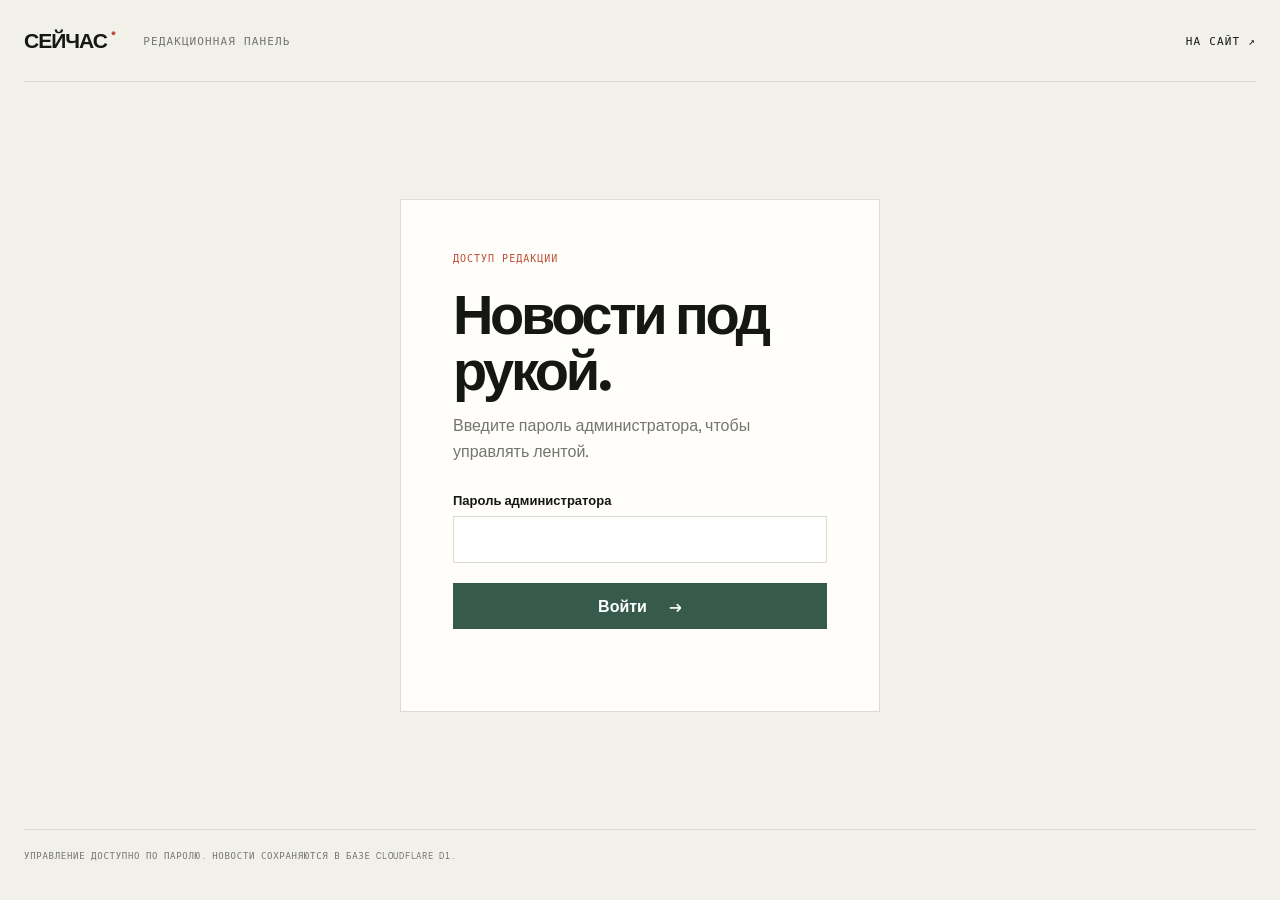
<file: admin.html>
<!doctype html>
<html lang="ru">
<head>
  <meta charset="utf-8">
  <meta name="viewport" content="width=device-width, initial-scale=1">
  <meta name="theme-color" content="#f1f0e9">
  <meta name="robots" content="noindex, nofollow">
  <title>Админ-панель — СЕЙЧАС</title>
  <link rel="preconnect" href="https://fonts.googleapis.com">
  <link rel="preconnect" href="https://fonts.gstatic.com" crossorigin>
  <link href="https://fonts.googleapis.com/css2?family=DM+Mono:wght@400;500&family=Space+Grotesk:wght@400;500;600;700&display=swap" rel="stylesheet">
  <link rel="stylesheet" href="/admin.css">
  <script src="/admin.js" defer></script>
</head>
<body>
  <main class="admin-shell">
    <header class="admin-header">
      <a class="brand" href="/">СЕЙЧАС<span>●</span></a>
      <span class="admin-label">РЕДАКЦИОННАЯ ПАНЕЛЬ</span>
      <a class="back-link" href="/">На сайт ↗</a>
    </header>

    <section id="login-view" class="login-card">
      <div class="kicker">ДОСТУП РЕДАКЦИИ</div>
      <h1>Новости под рукой.</h1>
      <p>Введите пароль администратора, чтобы управлять лентой.</p>
      <form id="login-form">
        <label for="admin-password">Пароль администратора</label>
        <input id="admin-password" type="password" autocomplete="current-password" required>
        <button class="button primary" type="submit">Войти <span>→</span></button>
        <p class="message" id="login-message" role="status"></p>
      </form>
    </section>

    <section id="panel-view" class="panel" hidden>
      <div class="panel-title">
        <div><div class="kicker">КОНТЕНТ САЙТА</div><h1>Лента новостей</h1></div>
        <button id="logout-button" class="button quiet" type="button">Выйти</button>
      </div>
      <div class="panel-layout">
        <section class="editor-card">
          <div class="editor-heading"><div><div class="kicker">РЕДАКТОР</div><h2 id="form-heading">Добавить новость</h2></div><button id="reset-button" class="text-button" type="button">Очистить</button></div>
          <form id="story-form">
            <input id="story-id" type="hidden">
            <label for="title">Заголовок</label><input id="title" name="title" maxlength="220" required>
            <label for="description">Краткое описание</label><textarea id="description" name="description" rows="3" maxlength="600" required></textarea>
            <div class="form-row">
              <div><label for="region">Регион</label><select id="region" name="region"><option>Европа</option><option>Азия</option><option>Америка</option><option>Африка</option><option>Ближний Восток</option><option>Мир</option></select></div>
              <div><label for="source">Источник</label><input id="source" name="source" maxlength="80" placeholder="BBC, DW…" required></div>
            </div>
            <div class="form-row">
              <div><label for="time">Время публикации</label><input id="time" name="time" maxlength="80" value="Только что" required></div>
              <div><label for="alt">Подпись к изображению</label><input id="alt" name="alt" maxlength="240"></div>
            </div>
            <label for="url">Ссылка на оригинал</label><input id="url" name="url" type="url" placeholder="https://…" required>
            <label for="image">Ссылка на изображение</label><input id="image" name="image" type="url" placeholder="https://…" required>
            <label for="body">Текст обзора <span class="optional">необязательно</span></label><textarea id="body" name="body" rows="6" maxlength="20000" placeholder="Короткий обзор, не полный текст источника"></textarea>
            <p id="form-message" class="message" role="status"></p>
            <button id="save-button" class="button primary" type="submit">Опубликовать <span>→</span></button>
          </form>
        </section>
        <section class="stories-card">
          <div class="editor-heading"><div><div class="kicker">ОПУБЛИКОВАНО</div><h2 id="story-count">Новости</h2></div><button id="refresh-button" class="text-button" type="button">Обновить ↻</button></div>
          <div id="stories-list" class="stories-list" aria-live="polite"></div>
        </section>
      </div>
    </section>
    <footer>Управление доступно по паролю. Новости сохраняются в базе Cloudflare D1.</footer>
  </main>
</body>
</html>
</file>
<file: admin.css>
:root{color-scheme:light;--paper:#f1f0e9;--card:#fffefa;--ink:#151714;--muted:#74756f;--line:#dcdcd4;--accent:#bc4e36;--green:#365b4c;font-family:"Space Grotesk",Arial,sans-serif}*{box-sizing:border-box}body{margin:0;background:var(--paper);color:var(--ink)}button,input,textarea,select{font:inherit}.admin-shell{width:min(1440px,100% - 48px);margin:0 auto}.admin-header{height:82px;display:flex;align-items:center;border-bottom:1px solid var(--line);gap:28px}.brand{font-weight:700;font-size:21px;letter-spacing:-1px;text-decoration:none;color:inherit}.brand span{font-size:9px;color:var(--accent);vertical-align:top;margin-left:4px}.admin-label,.kicker,.back-link,.text-button,.optional,footer{font:11px "DM Mono",monospace;letter-spacing:.1em;text-transform:uppercase}.admin-label{color:var(--muted)}.back-link{margin-left:auto;color:var(--ink);text-decoration:none}.login-card{width:min(480px,100%);margin:clamp(60px,13vh,150px) auto;background:var(--card);padding:clamp(26px,5vw,52px);border:1px solid var(--line)}.kicker{font-size:10px;color:var(--accent)}h1,h2,p{margin-top:0}.login-card h1,.panel-title h1{font-size:clamp(34px,5vw,56px);line-height:1;letter-spacing:-.06em;margin:22px 0 14px}.login-card>p{color:var(--muted);line-height:1.6;margin-bottom:28px}label{display:block;font-size:13px;font-weight:600;margin:17px 0 7px}input,textarea,select{width:100%;border:1px solid var(--line);background:#fff;padding:12px 13px;border-radius:0;color:var(--ink);outline:none}input:focus,textarea:focus,select:focus{border-color:var(--green);box-shadow:0 0 0 2px #365b4c20}textarea{resize:vertical;line-height:1.5}.button{border:0;min-height:46px;padding:0 18px;cursor:pointer;font-weight:600}.primary{background:var(--green);color:white}.primary:hover{background:#294638}.primary span{margin-left:18px}.login-card .primary{width:100%;margin-top:20px}.message{min-height:20px;margin:10px 0 0;color:var(--accent);font-size:13px;line-height:1.45}.panel{padding:34px 0 60px}.panel-title{display:flex;align-items:end;justify-content:space-between;margin-bottom:28px}.panel-title h1{margin:14px 0 0}.quiet{background:transparent;border:1px solid var(--line)}.quiet:hover,.text-button:hover{color:var(--accent)}.panel-layout{display:grid;grid-template-columns:minmax(320px,.85fr) minmax(420px,1.15fr);gap:20px;align-items:start}.editor-card,.stories-card{background:var(--card);border:1px solid var(--line);padding:clamp(18px,2.5vw,30px)}.editor-heading{display:flex;align-items:center;justify-content:space-between;border-bottom:1px solid var(--line);padding-bottom:18px;margin-bottom:8px}.editor-heading h2{font-size:21px;letter-spacing:-.04em;margin:8px 0 0}.text-button{color:var(--muted);border:0;background:transparent;padding:8px 0;cursor:pointer;font-size:10px}.form-row{display:grid;grid-template-columns:1fr 1fr;gap:12px}.optional{display:inline-block;color:var(--muted);font-size:9px;letter-spacing:.04em}.stories-list{display:grid}.story-row{padding:18px 0;border-bottom:1px solid var(--line);display:grid;grid-template-columns:minmax(0,1fr) auto;gap:14px}.story-row:last-child{border-bottom:0}.story-info{min-width:0}.story-meta{font:10px "DM Mono",monospace;letter-spacing:.08em;text-transform:uppercase;color:var(--muted);margin-bottom:8px}.story-row h3{font-family:Georgia,serif;font-weight:400;font-size:21px;line-height:1.12;letter-spacing:-.03em;margin:0 0 8px}.story-row p{color:var(--muted);font-size:13px;line-height:1.45;margin:0}.story-actions{display:flex;align-items:start;gap:8px}.small-button{border:1px solid var(--line);background:transparent;padding:7px 10px;cursor:pointer;font-size:12px}.small-button:hover{border-color:var(--accent);color:var(--accent)}.empty-list{padding:24px 0;color:var(--muted);line-height:1.5}footer{border-top:1px solid var(--line);padding:20px 0 30px;color:var(--muted);font-size:9px;letter-spacing:.08em}[hidden]{display:none!important}@media(max-width:900px){.panel-layout{grid-template-columns:1fr}.admin-shell{width:min(100% - 32px,700px)}}@media(max-width:520px){.admin-shell{width:calc(100% - 24px)}.admin-header{height:66px;gap:12px}.admin-label{font-size:8px}.brand{font-size:18px}.login-card{margin:12vh auto 60px;padding:25px 20px}.panel{padding-top:26px}.panel-title{align-items:center}.panel-title h1{font-size:36px}.form-row{grid-template-columns:1fr;gap:0}.story-row{grid-template-columns:1fr}.story-actions{justify-content:flex-end}.editor-card,.stories-card{padding:18px 15px}}
</file>
